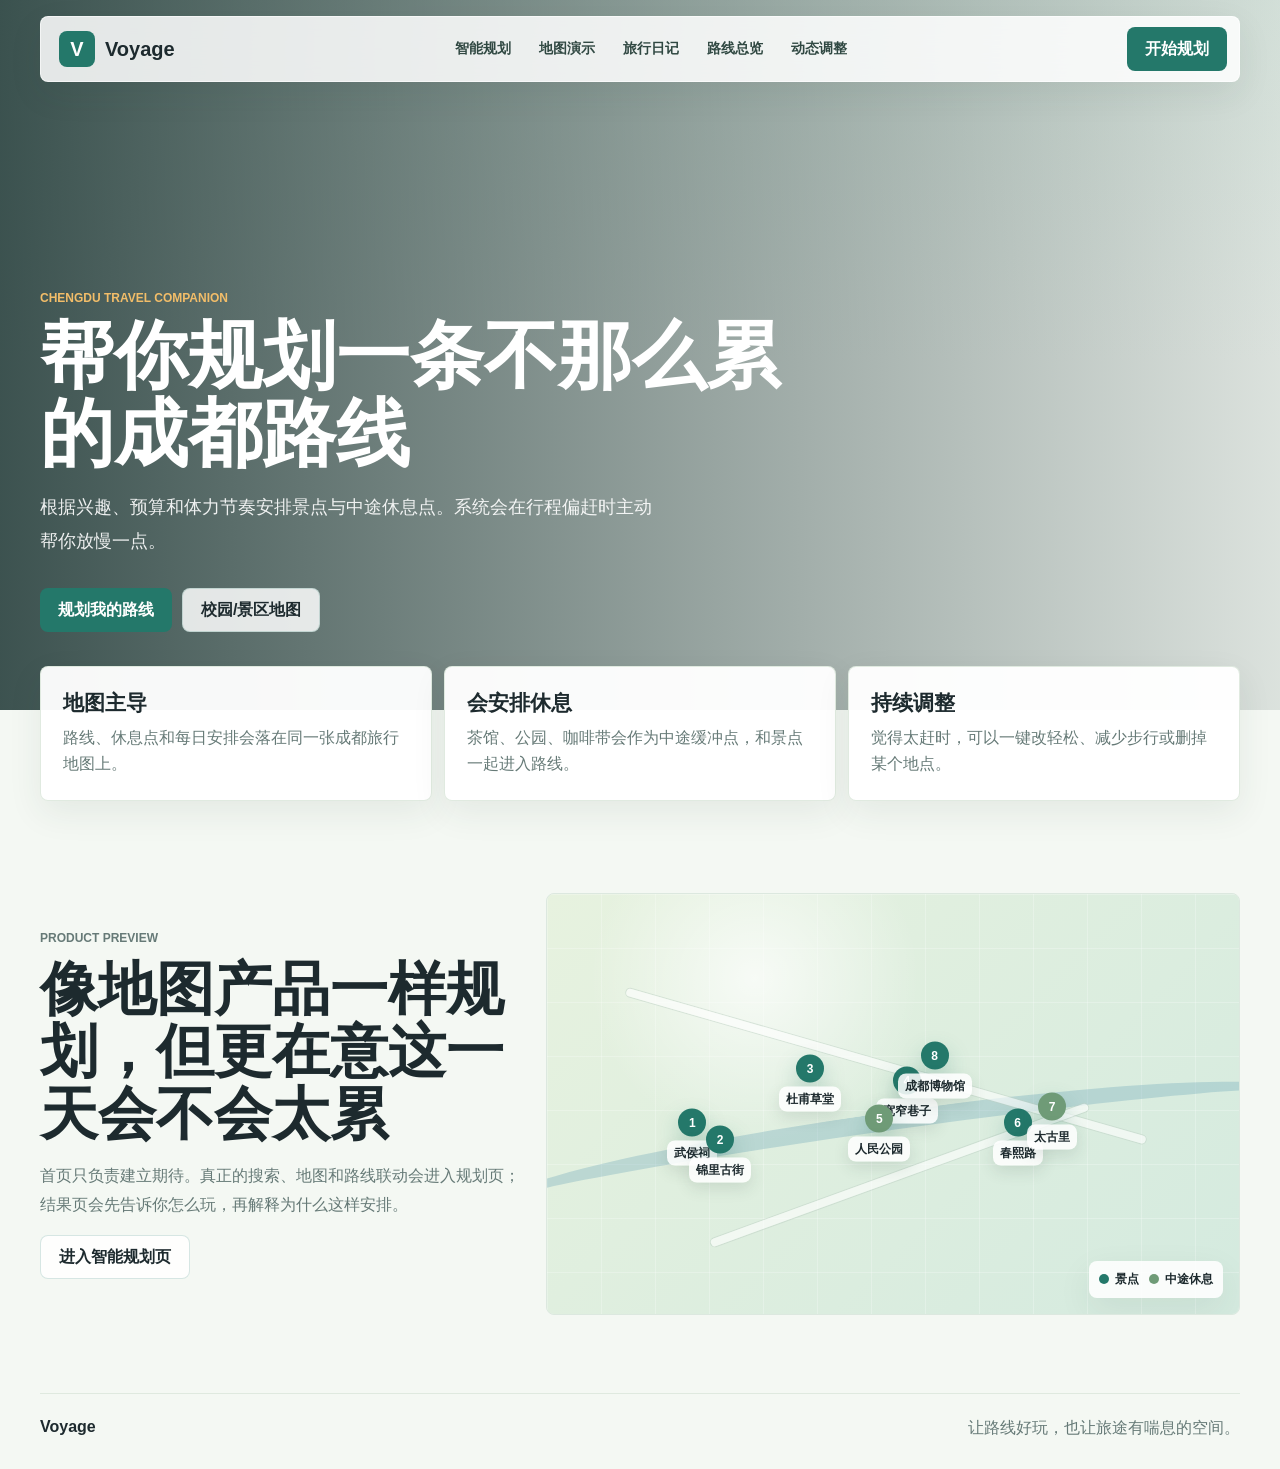
<file: frontend/index.html>
<!doctype html>
<html lang="zh-CN">
  <head>
    <meta charset="UTF-8" />
    <meta name="viewport" content="width=device-width, initial-scale=1.0" />
    <title>Voyage 成都旅行规划</title>
    <link rel="stylesheet" href="./styles.css" />
  </head>
  <body data-page="home">
    <header class="site-header">
      <a class="brand" href="./index.html" aria-label="Voyage 首页">
        <span>V</span>
        <strong>Voyage</strong>
      </a>
      <nav class="site-nav" aria-label="主导航">
        <a href="./planner.html">智能规划</a>
        <a href="./map.html">地图演示</a>
        <a href="./diary.html">旅行日记</a>
        <a href="./result.html">路线总览</a>
        <a href="./adjust.html">动态调整</a>
      </nav>
      <a class="header-action" href="./planner.html">开始规划</a>
    </header>

    <main>
      <section class="hero landing-hero">
        <div class="hero-media" aria-hidden="true"></div>
        <div class="hero-content">
          <p class="eyebrow">Chengdu Travel Companion</p>
          <h1>帮你规划一条不那么累的成都路线</h1>
          <p>根据兴趣、预算和体力节奏安排景点与中途休息点。系统会在行程偏赶时主动帮你放慢一点。</p>
          <div class="hero-actions">
            <a class="primary-link" href="./planner.html">规划我的路线</a>
            <a class="ghost-link" href="./map.html">校园/景区地图</a>
          </div>
        </div>
      </section>

      <section class="feature-strip">
        <article>
          <strong>地图主导</strong>
          <span>路线、休息点和每日安排会落在同一张成都旅行地图上。</span>
        </article>
        <article>
          <strong>会安排休息</strong>
          <span>茶馆、公园、咖啡带会作为中途缓冲点，和景点一起进入路线。</span>
        </article>
        <article>
          <strong>持续调整</strong>
          <span>觉得太赶时，可以一键改轻松、减少步行或删掉某个地点。</span>
        </article>
      </section>

      <section class="section split-showcase">
        <div>
          <p class="eyebrow">Product Preview</p>
          <h2>像地图产品一样规划，但更在意这一天会不会太累</h2>
          <p>首页只负责建立期待。真正的搜索、地图和路线联动会进入规划页；结果页会先告诉你怎么玩，再解释为什么这样安排。</p>
          <a class="secondary-link" href="./planner.html">进入智能规划页</a>
        </div>
        <div class="map-panel" id="home-map"></div>
      </section>
    </main>

    <footer class="site-footer">
      <strong>Voyage</strong>
      <span>让路线好玩，也让旅途有喘息的空间。</span>
    </footer>

    <script src="./app.js"></script>
  </body>
</html>
</file>
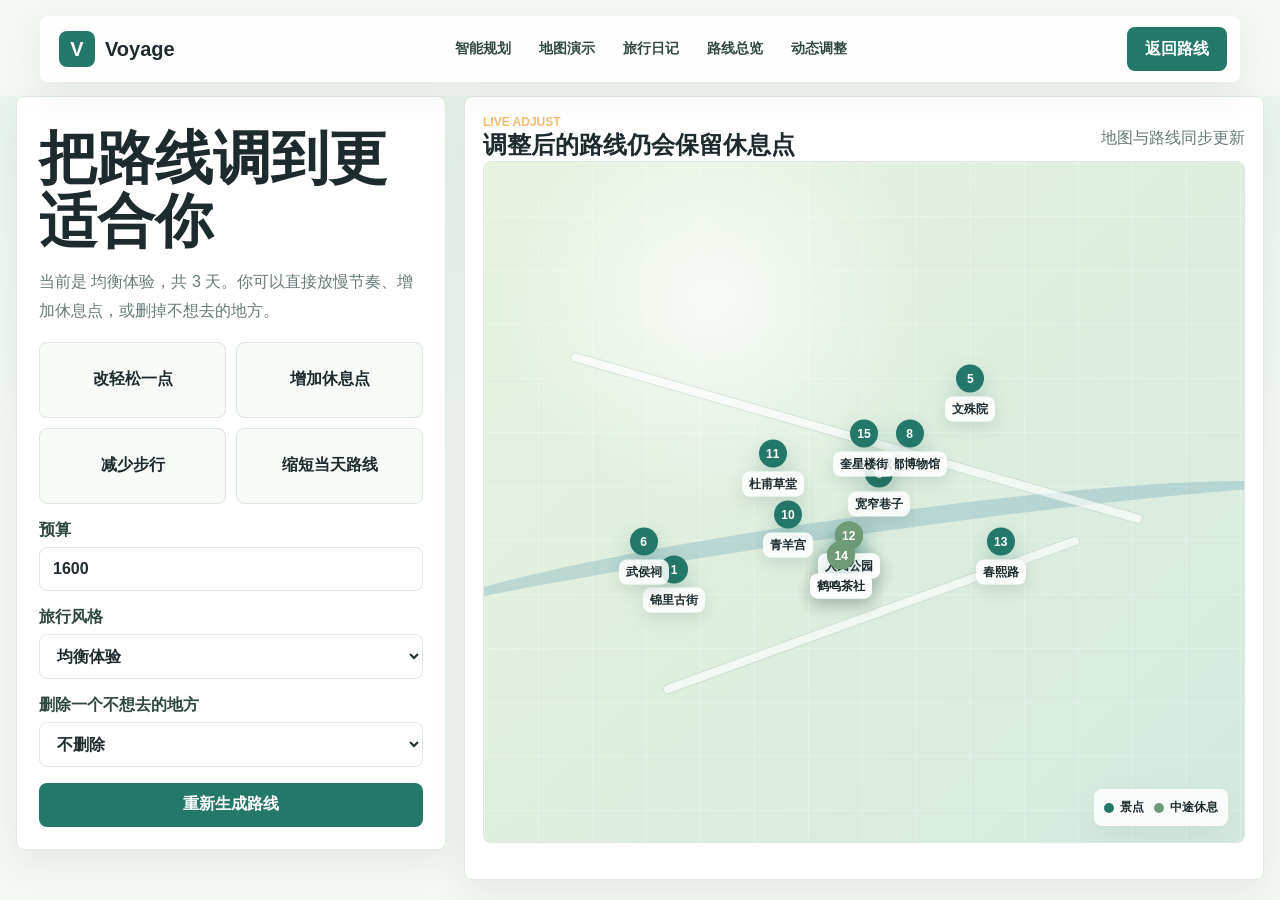
<file: frontend/adjust.html>
<!doctype html>
<html lang="zh-CN">
  <head>
    <meta charset="UTF-8" />
    <meta name="viewport" content="width=device-width, initial-scale=1.0" />
    <title>动态调整 - Voyage</title>
    <link rel="stylesheet" href="./styles.css" />
  </head>
  <body data-page="adjust">
    <header class="site-header">
      <a class="brand" href="./index.html"><span>V</span><strong>Voyage</strong></a>
      <nav class="site-nav">
        <a href="./planner.html">智能规划</a>
        <a href="./map.html">地图演示</a>
        <a href="./diary.html">旅行日记</a>
        <a href="./result.html">路线总览</a>
        <a href="./adjust.html">动态调整</a>
      </nav>
      <a class="header-action" href="./result.html">返回路线</a>
    </header>

    <main class="app-shell">
      <aside class="control-panel">
        <div id="adjust-summary"></div>
        <form id="adjust-form" class="stack-form"></form>
      </aside>
      <section class="map-workspace">
        <div class="map-toolbar">
          <div>
            <p class="eyebrow">Live Adjust</p>
            <h2>调整后的路线仍会保留休息点</h2>
          </div>
          <span>地图与路线同步更新</span>
        </div>
        <div class="map-panel large" id="adjust-map"></div>
      </section>
    </main>

    <script src="./app.js"></script>
  </body>
</html>
</file>
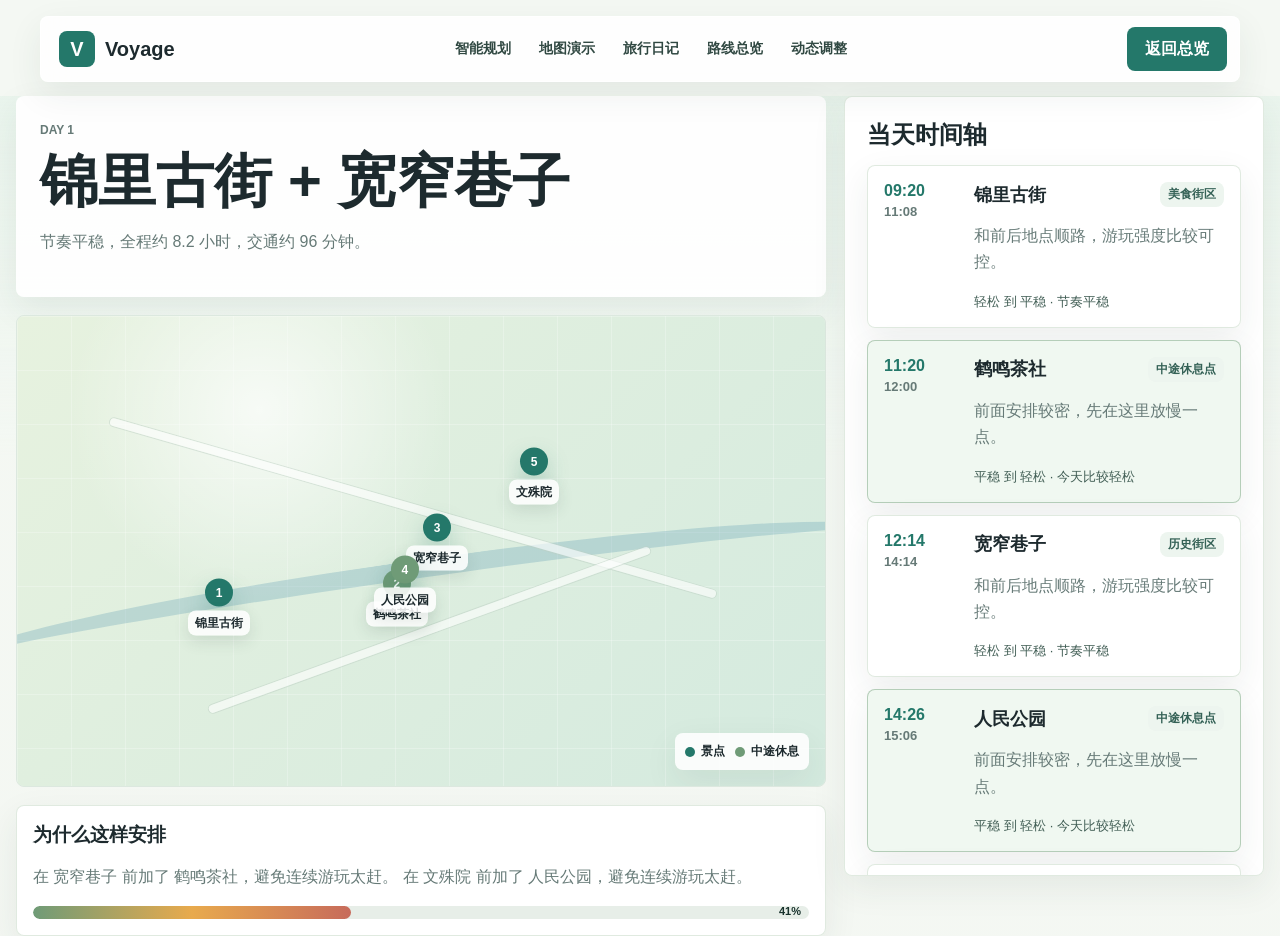
<file: frontend/detail.html>
<!doctype html>
<html lang="zh-CN">
  <head>
    <meta charset="UTF-8" />
    <meta name="viewport" content="width=device-width, initial-scale=1.0" />
    <title>单日详情 - Voyage</title>
    <link rel="stylesheet" href="./styles.css" />
  </head>
  <body data-page="detail">
    <header class="site-header">
      <a class="brand" href="./index.html"><span>V</span><strong>Voyage</strong></a>
      <nav class="site-nav">
        <a href="./planner.html">智能规划</a>
        <a href="./map.html">地图演示</a>
        <a href="./diary.html">旅行日记</a>
        <a href="./result.html">路线总览</a>
        <a href="./adjust.html">动态调整</a>
      </nav>
      <a class="header-action" href="./result.html">返回总览</a>
    </header>

    <main class="detail-layout">
      <section class="detail-main">
        <div class="detail-heading" id="detail-heading"></div>
        <div class="map-panel detail-map" id="detail-map"></div>
        <div id="detail-explain"></div>
      </section>
      <aside class="timeline-panel">
        <h2>当天时间轴</h2>
        <div id="detail-timeline"></div>
      </aside>
    </main>

    <script src="./app.js"></script>
  </body>
</html>
</file>
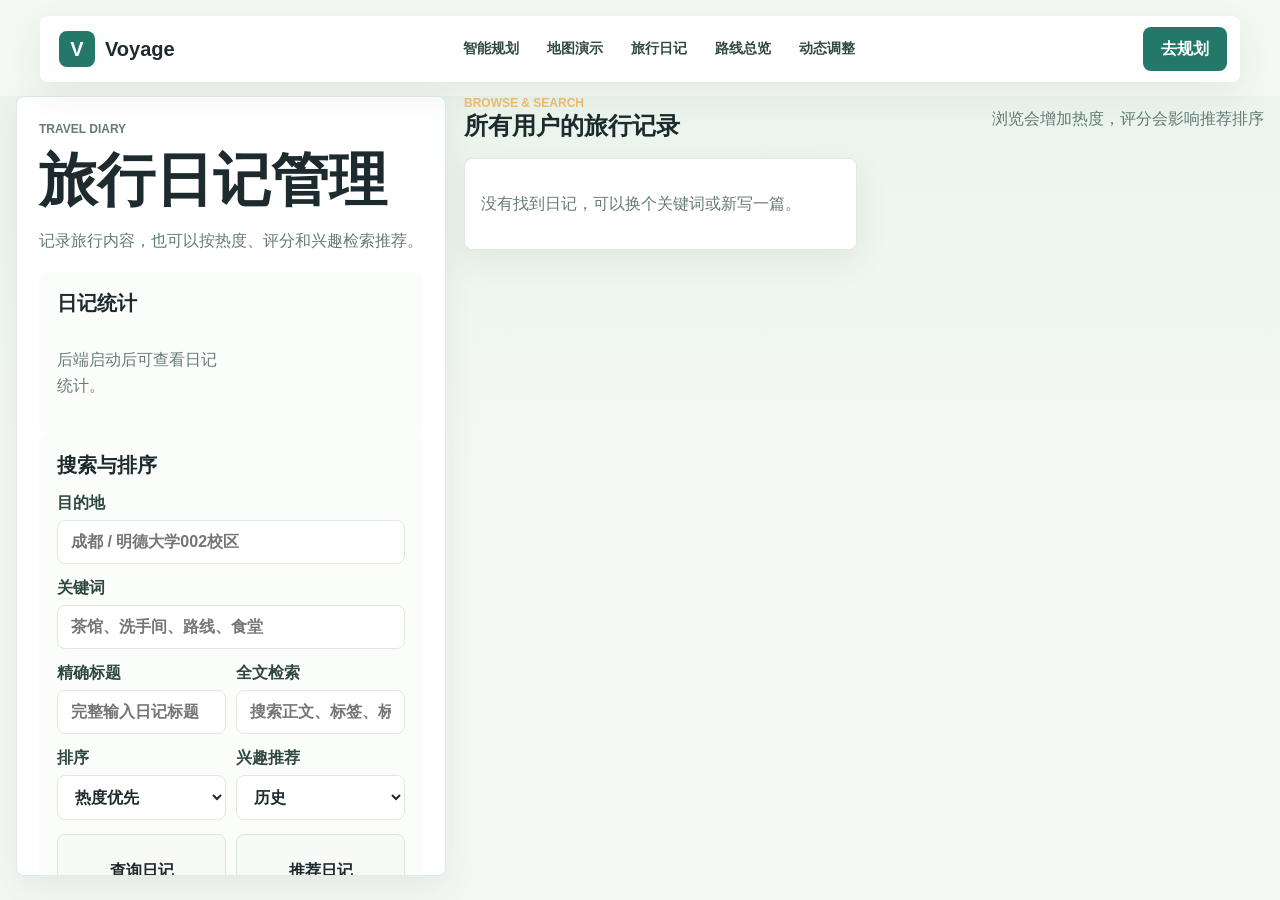
<file: frontend/diary.html>
<!doctype html>
<html lang="zh-CN">
  <head>
    <meta charset="UTF-8" />
    <meta name="viewport" content="width=device-width, initial-scale=1.0" />
    <title>旅行日记 - Voyage</title>
    <link rel="stylesheet" href="./styles.css" />
  </head>
  <body data-page="diary">
    <header class="site-header">
      <a class="brand" href="./index.html"><span>V</span><strong>Voyage</strong></a>
      <nav class="site-nav">
        <a href="./planner.html">智能规划</a>
        <a href="./map.html">地图演示</a>
        <a href="./diary.html">旅行日记</a>
        <a href="./result.html">路线总览</a>
        <a href="./adjust.html">动态调整</a>
      </nav>
      <a class="header-action" href="./planner.html">去规划</a>
    </header>

    <main class="diary-layout">
      <aside class="control-panel diary-panel">
        <p class="eyebrow">Travel Diary</p>
        <h1>旅行日记管理</h1>
        <p>记录旅行内容，也可以按热度、评分和兴趣检索推荐。</p>

        <section class="form-section">
          <h2>日记统计</h2>
          <div class="map-stat-grid" id="diary-stats"></div>
        </section>

        <section class="form-section">
          <h2>搜索与排序</h2>
          <label>目的地<input id="diary-destination" type="text" placeholder="成都 / 明德大学002校区" /></label>
          <label>关键词<input id="diary-keyword" type="text" placeholder="茶馆、洗手间、路线、食堂" /></label>
          <div class="form-grid two">
            <label>
              精确标题
              <input id="diary-exact-title" type="text" placeholder="完整输入日记标题" />
            </label>
            <label>
              全文检索
              <input id="diary-fulltext-keyword" type="text" placeholder="搜索正文、标签、标题" />
            </label>
          </div>
          <div class="form-grid two">
            <label>
              排序
              <select id="diary-sort">
                <option value="hot">热度优先</option>
                <option value="rating">评分优先</option>
                <option value="new">最新发布</option>
              </select>
            </label>
            <label>
              兴趣推荐
              <select id="diary-interest">
                <option value="历史">历史</option>
                <option value="美食">美食</option>
                <option value="休闲">休闲</option>
                <option value="校园">校园</option>
                <option value="导航">导航</option>
              </select>
            </label>
          </div>
          <div class="quick-actions large">
            <button type="button" id="diary-search">查询日记</button>
            <button type="button" id="diary-recommend">推荐日记</button>
            <button type="button" id="diary-title-search">标题精确查</button>
            <button type="button" id="diary-fulltext-search">全文检索</button>
          </div>
        </section>

        <section class="form-section aigc-generator">
          <h2>照片生成动画</h2>
          <p class="muted-text">上传或粘贴景点/校园照片，生成旅行短片预览。</p>
          <label>
            照片地址
            <input id="aigc-image-url" type="text" value="https://images.unsplash.com/photo-1528127269322-539801943592?auto=format&fit=crop&w=900&q=80" />
          </label>
          <label>
            本地照片
            <input id="aigc-image-file" type="file" accept="image/*" />
          </label>
          <div class="form-grid two">
            <label>地点<input id="aigc-place" value="成都人民公园" /></label>
            <label>风格<input id="aigc-style" value="慢游、茶馆、休息点" /></label>
          </div>
          <button class="primary-btn" type="button" id="aigc-generate">生成旅行动画</button>
        </section>

        <section class="form-section">
          <h2>写一篇日记</h2>
          <form id="diary-form" class="stack-form">
            <label>标题<input id="diary-title" required value="我的成都慢游记录" /></label>
            <div class="form-grid two">
              <label>目的地<input id="diary-form-destination" required value="成都" /></label>
              <label>作者<input id="diary-author" value="游客" /></label>
            </div>
            <label>兴趣标签<input id="diary-tags" value="历史,美食,休闲" /></label>
            <label>图片地址<input id="diary-image" placeholder="可选" /></label>
            <label>正文<textarea id="diary-content" rows="5" required>今天的路线没有一味赶景点，中午安排了茶馆休息，下午再去街区慢慢逛，整体节奏舒服很多。</textarea></label>
            <button class="primary-btn" type="submit">保存日记</button>
          </form>
        </section>
      </aside>

      <section class="diary-main">
        <div class="map-toolbar">
          <div>
            <p class="eyebrow">Browse & Search</p>
            <h2>所有用户的旅行记录</h2>
          </div>
          <span>浏览会增加热度，评分会影响推荐排序</span>
        </div>
        <div class="diary-grid" id="diary-list"></div>
      </section>
    </main>

    <script src="./app.js"></script>
  </body>
</html>
</file>
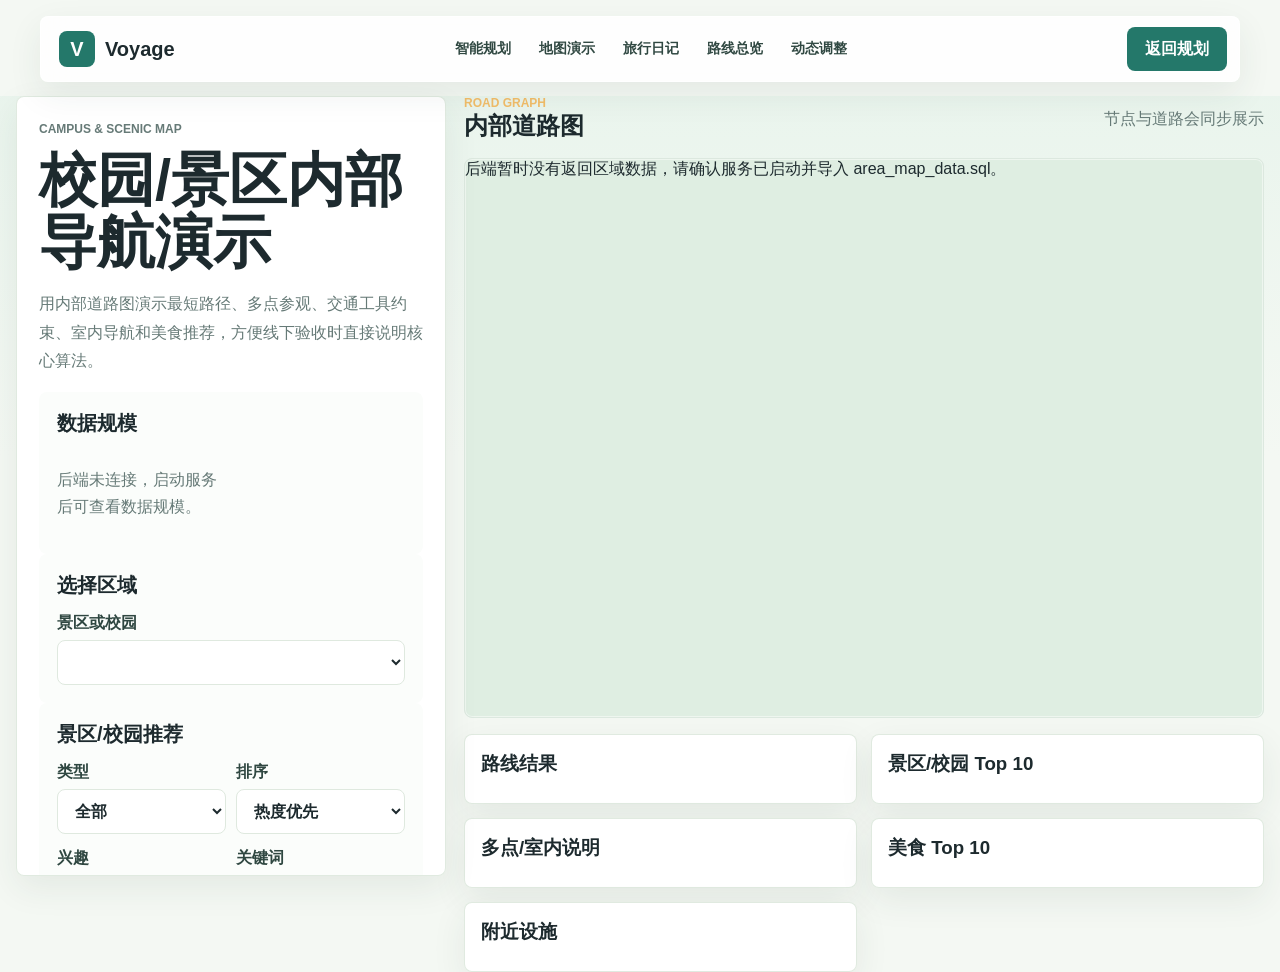
<file: frontend/map.html>
<!doctype html>
<html lang="zh-CN">
  <head>
    <meta charset="UTF-8" />
    <meta name="viewport" content="width=device-width, initial-scale=1.0" />
    <title>校园/景区地图演示 - Voyage</title>
    <link rel="stylesheet" href="./styles.css" />
  </head>
  <body data-page="map">
    <header class="site-header">
      <a class="brand" href="./index.html"><span>V</span><strong>Voyage</strong></a>
      <nav class="site-nav">
        <a href="./planner.html">智能规划</a>
        <a href="./map.html">地图演示</a>
        <a href="./diary.html">旅行日记</a>
        <a href="./result.html">路线总览</a>
        <a href="./adjust.html">动态调整</a>
      </nav>
      <a class="header-action" href="./planner.html">返回规划</a>
    </header>

    <main class="map-demo-layout">
      <aside class="control-panel map-demo-panel">
        <p class="eyebrow">Campus & Scenic Map</p>
        <h1>校园/景区内部导航演示</h1>
        <p>用内部道路图演示最短路径、多点参观、交通工具约束、室内导航和美食推荐，方便线下验收时直接说明核心算法。</p>

        <section class="form-section">
          <h2>数据规模</h2>
          <div class="map-stat-grid" id="map-stats"></div>
        </section>

        <section class="form-section">
          <h2>选择区域</h2>
          <label>
            景区或校园
            <select id="map-area-select"></select>
          </label>
        </section>

        <section class="form-section">
          <h2>景区/校园推荐</h2>
          <div class="form-grid two">
            <label>
              类型
              <select id="area-recommend-type">
                <option value="all">全部</option>
                <option value="scenic">景区</option>
                <option value="campus">校园</option>
              </select>
            </label>
            <label>
              排序
              <select id="area-recommend-sort">
                <option value="hot">热度优先</option>
                <option value="rating">评分优先</option>
                <option value="match">兴趣匹配</option>
              </select>
            </label>
          </div>
          <div class="form-grid two">
            <label>
              兴趣
              <input id="area-recommend-interest" type="text" placeholder="历史 / 美食 / 校园 / 休闲" />
            </label>
            <label>
              关键词
              <input id="area-recommend-keyword" type="text" placeholder="输入景区、学校或城市" />
            </label>
          </div>
          <button class="primary-btn" type="button" id="area-recommend-search">推荐前 10 个区域</button>
        </section>

        <section class="form-section">
          <h2>单目标路线规划</h2>
          <div class="form-grid two">
            <label>
              当前位置
              <select id="map-from-node"></select>
            </label>
            <label>
              目标地点
              <select id="map-to-node"></select>
            </label>
          </div>
          <div class="quick-actions large">
            <button type="button" id="path-distance">距离最短</button>
            <button type="button" id="path-time">时间最短</button>
            <button type="button" id="path-transport">交通工具最快</button>
          </div>
        </section>

        <section class="form-section">
          <h2>多点参观并返回</h2>
          <label>
            多个目标点 ID，用英文逗号分隔
            <input id="map-target-nodes" type="text" placeholder="例如：5,12,20" />
          </label>
          <div class="quick-actions large">
            <button type="button" id="multi-distance">多点距离最短</button>
            <button type="button" id="multi-time">多点时间最短</button>
            <button type="button" id="multi-transport">多点交通最快</button>
          </div>
        </section>

        <section class="form-section">
          <h2>美食推荐</h2>
          <div class="form-grid two">
            <label>
              菜系
              <select id="food-cuisine">
                <option value="">全部菜系</option>
                <option value="川菜">川菜</option>
                <option value="火锅">火锅</option>
                <option value="小吃">小吃</option>
                <option value="粤菜">粤菜</option>
                <option value="面食">面食</option>
                <option value="轻食">轻食</option>
                <option value="轻食咖啡">轻食咖啡</option>
              </select>
            </label>
            <label>
              排序
              <select id="food-sort">
                <option value="hot">热度优先</option>
                <option value="rating">评价优先</option>
                <option value="distance">距离优先</option>
              </select>
            </label>
          </div>
          <label>
            模糊查询
            <input id="food-keyword" type="text" placeholder="输入美食名、菜系、饭店或窗口名" />
          </label>
          <button class="primary-btn" type="button" id="food-search">推荐前 10 个美食</button>
        </section>

        <section class="form-section">
          <h2>室内导航模拟</h2>
          <label>
            建筑物
            <select id="indoor-building-node"></select>
          </label>
          <div class="form-grid two">
            <label>
              起点房间
              <input id="indoor-from-room" type="text" value="入口" />
            </label>
            <label>
              目标房间
              <input id="indoor-to-room" type="text" value="305" />
            </label>
          </div>
          <button class="primary-btn" type="button" id="indoor-search">生成室内导航</button>
        </section>

        <section class="form-section">
          <h2>附近设施</h2>
          <div class="form-grid two">
            <label>
              类别
              <select id="facility-category">
                <option value="all">全部设施</option>
                <option value="洗手间">洗手间</option>
                <option value="食堂">食堂</option>
                <option value="咖啡馆">咖啡馆</option>
                <option value="超市">超市</option>
                <option value="图书馆">图书馆</option>
                <option value="商店">商店</option>
                <option value="饭店">饭店</option>
                <option value="医务室">医务室</option>
                <option value="停车场">停车场</option>
                <option value="便利店">便利店</option>
              </select>
            </label>
            <label>
              数量
              <input id="facility-limit" type="number" min="1" max="20" value="10" />
            </label>
          </div>
          <div class="form-grid two">
            <label>
              类别关键词
              <input id="facility-category-keyword" type="text" placeholder="可输入商店、饭店、图书馆等" />
            </label>
            <label>
              查询范围（米）
              <input id="facility-radius" type="number" min="50" max="5000" value="800" />
            </label>
          </div>
          <button class="primary-btn" type="button" id="nearby-search">查附近设施</button>
        </section>
      </aside>

      <section class="map-demo-main">
        <div class="map-toolbar">
          <div>
            <p class="eyebrow">Road Graph</p>
            <h2 id="map-demo-title">内部道路图</h2>
          </div>
          <span id="map-demo-subtitle">节点与道路会同步展示</span>
        </div>
        <div class="map-panel map-demo-map" id="campus-map"></div>
        <div class="map-demo-results">
          <article class="insight-card">
            <h3>路线结果</h3>
            <div id="path-result" class="map-result-list"></div>
          </article>
          <article class="insight-card">
            <h3>景区/校园 Top 10</h3>
            <div id="area-recommend-result" class="map-result-list"></div>
          </article>
          <article class="insight-card">
            <h3>多点/室内说明</h3>
            <div id="advanced-path-result" class="map-result-list"></div>
          </article>
          <article class="insight-card">
            <h3>美食 Top 10</h3>
            <div id="food-result" class="map-result-list"></div>
          </article>
          <article class="insight-card">
            <h3>附近设施</h3>
            <div id="nearby-result" class="map-result-list"></div>
          </article>
        </div>
      </section>
    </main>

    <script src="./app.js"></script>
  </body>
</html>
</file>
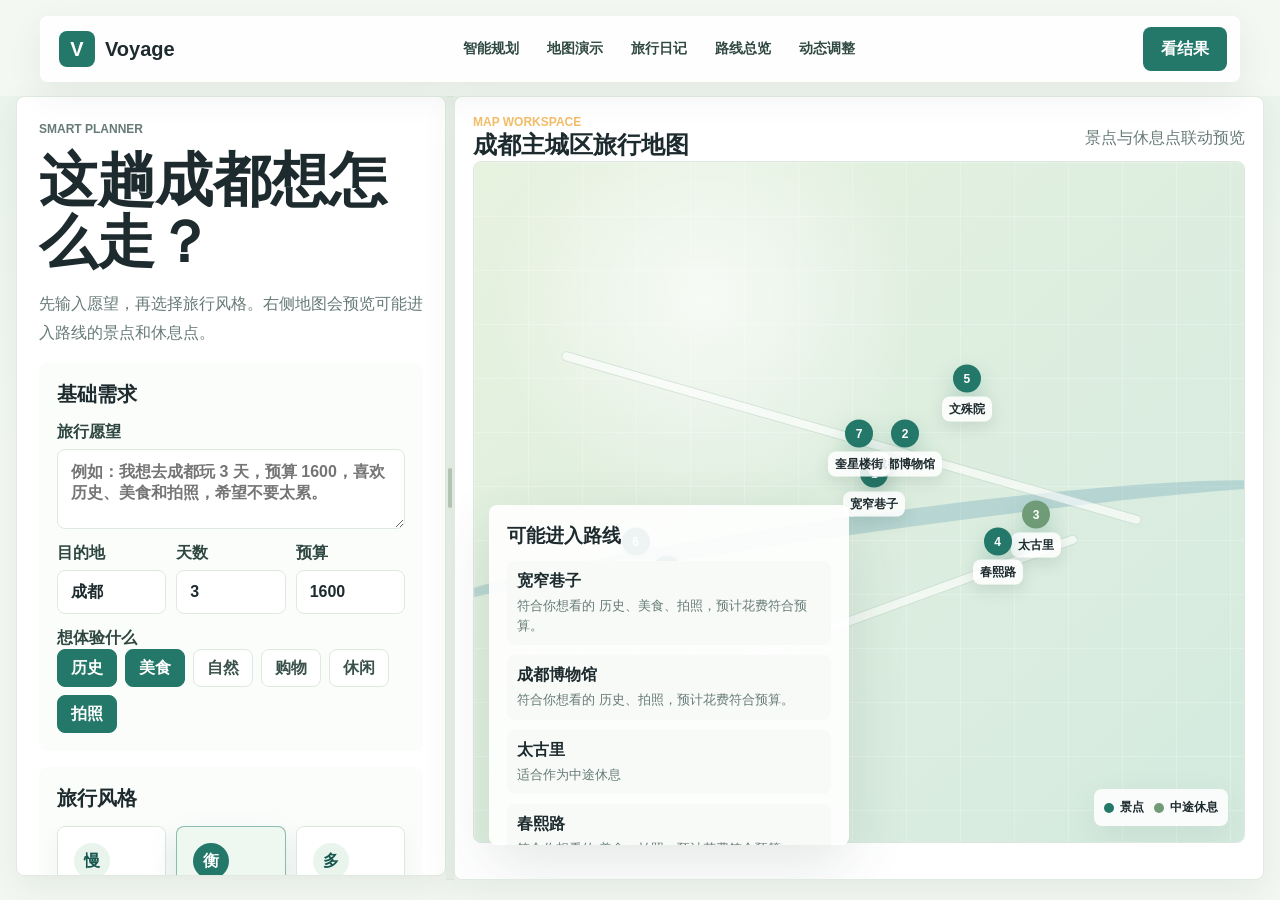
<file: frontend/planner.html>
<!doctype html>
<html lang="zh-CN">
  <head>
    <meta charset="UTF-8" />
    <meta name="viewport" content="width=device-width, initial-scale=1.0" />
    <title>智能规划 - Voyage</title>
    <link rel="stylesheet" href="./styles.css" />
  </head>
  <body data-page="planner">
    <header class="site-header">
      <a class="brand" href="./index.html"><span>V</span><strong>Voyage</strong></a>
      <nav class="site-nav">
        <a href="./planner.html">智能规划</a>
        <a href="./map.html">地图演示</a>
        <a href="./diary.html">旅行日记</a>
        <a href="./result.html">路线总览</a>
        <a href="./adjust.html">动态调整</a>
      </nav>
      <a class="header-action" href="./result.html">看结果</a>
    </header>

    <main class="app-shell resizable-container" id="resizable-section">
      <aside class="control-panel left-panel" id="left-panel">
        <p class="eyebrow">Smart Planner</p>
        <h1>这趟成都想怎么走？</h1>
        <p>先输入愿望，再选择旅行风格。右侧地图会预览可能进入路线的景点和休息点。</p>

        <form id="planner-form" class="stack-form">
          <section class="form-section">
            <h2>基础需求</h2>
            <label>
              旅行愿望
              <textarea id="rawText" rows="3" placeholder="例如：我想去成都玩 3 天，预算 1600，喜欢历史、美食和拍照，希望不要太累。"></textarea>
            </label>
            <div class="form-grid">
              <label>目的地<input id="destination" type="text" value="成都" /></label>
              <label>天数<input id="days" type="number" min="1" max="7" value="3" /></label>
              <label>预算<input id="budget" type="number" min="300" step="100" value="1600" /></label>
            </div>
            <div>
              <span class="field-title">想体验什么</span>
              <div class="chip-list" id="interest-chips"></div>
            </div>
          </section>

          <section class="form-section">
            <h2>旅行风格</h2>
            <div class="style-cards segmented" data-group="pace">
              <button type="button" data-value="relaxed"><span>慢</span><strong>轻松慢游</strong><em>少赶路，多留白</em></button>
              <button type="button" data-value="balanced" class="active"><span>衡</span><strong>均衡体验</strong><em>景点和休息都照顾</em></button>
              <button type="button" data-value="compact"><span>多</span><strong>高效打卡</strong><em>想多去几个地方</em></button>
            </div>
            <div class="preference-grid">
              <div>
                <span class="field-title">步行</span>
                <div class="mini-options segmented" data-group="walkingTolerance">
                  <button type="button" data-value="low">少走路</button>
                  <button type="button" data-value="medium" class="active">适中</button>
                  <button type="button" data-value="high">能多走</button>
                </div>
              </div>
              <div>
                <span class="field-title">排队拥挤</span>
                <div class="mini-options segmented" data-group="crowdSensitivity">
                  <button type="button" data-value="low">不介意</button>
                  <button type="button" data-value="medium" class="active">一般</button>
                  <button type="button" data-value="high">尽量避开</button>
                </div>
              </div>
            </div>
            <div>
              <span class="field-title">更想要</span>
              <div class="mini-options two segmented" data-group="comfortPreference">
                <button type="button" data-value="comfort" class="active">玩得舒服</button>
                <button type="button" data-value="coverage">多玩几个</button>
              </div>
            </div>
            <label class="rest-toggle">
              <input id="needNoonRest" type="checkbox" checked />
              <span><strong>帮我留一个午间休息</strong><em>适合茶馆、咖啡或公园短暂停留</em></span>
            </label>
          </section>

          <section class="form-section">
            <h2>特别需求</h2>
            <label>额外说明<input id="constraints" type="text" placeholder="例如：晚上安排美食街，尽量少排队，想去茶馆休息" /></label>
          </section>

          <div class="form-actions">
            <button type="button" class="secondary-btn" id="load-demo">填入示例</button>
            <button type="button" class="secondary-btn" id="parse-demand">从愿望中提取</button>
            <button type="submit" class="primary-btn">生成路线</button>
          </div>
        </form>
      </aside>

      <!-- 拖动分割线 -->
      <div class="resizer" id="resizer">
        <div class="resizer-handle"></div>
      </div>

      <section class="map-workspace right-panel" id="right-panel">
        <div class="map-toolbar">
          <div>
            <p class="eyebrow">Map Workspace</p>
            <h2>成都主城区旅行地图</h2>
          </div>
          <span>景点与休息点联动预览</span>
        </div>
        <div class="map-panel large" id="planner-map"></div>
        <div class="floating-results">
          <h3>可能进入路线</h3>
          <ul id="planner-preview-list"></ul>
        </div>
      </section>
    </main>

    <script src="./app.js"></script>
  </body>
</html>
</file>
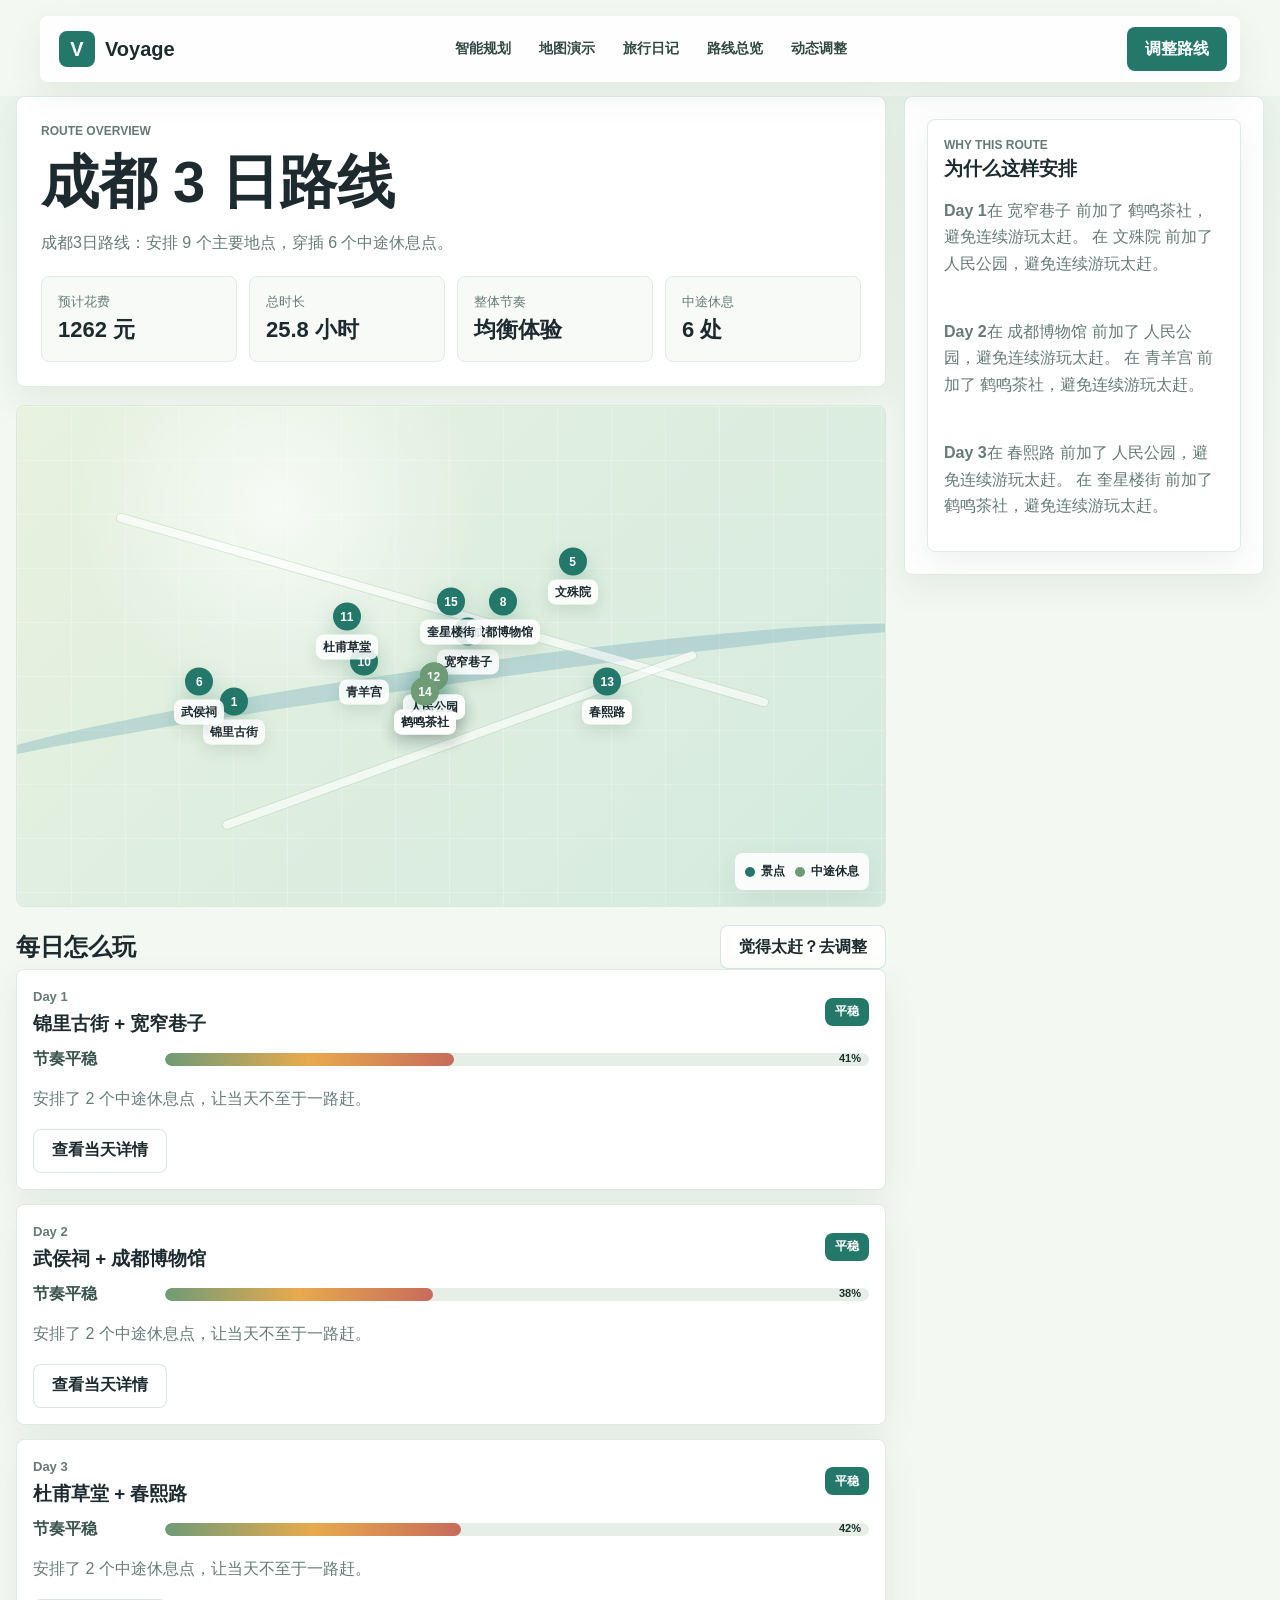
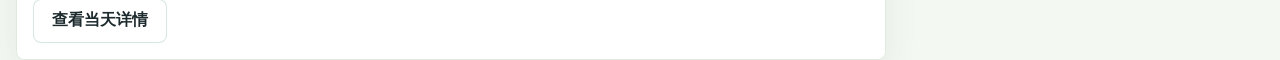
<file: frontend/result.html>
<!doctype html>
<html lang="zh-CN">
  <head>
    <meta charset="UTF-8" />
    <meta name="viewport" content="width=device-width, initial-scale=1.0" />
    <title>方案总览 - Voyage</title>
    <link rel="stylesheet" href="./styles.css" />
  </head>
  <body data-page="result">
    <header class="site-header">
      <a class="brand" href="./index.html"><span>V</span><strong>Voyage</strong></a>
      <nav class="site-nav">
        <a href="./planner.html">智能规划</a>
        <a href="./map.html">地图演示</a>
        <a href="./diary.html">旅行日记</a>
        <a href="./result.html">路线总览</a>
        <a href="./adjust.html">动态调整</a>
      </nav>
      <a class="header-action" href="./adjust.html">调整路线</a>
    </header>

    <main class="result-layout">
      <section class="result-main">
        <div id="result-summary"></div>
        <div class="map-panel result-map" id="result-map"></div>
        <section>
          <div class="section-mini-head">
            <h2>每日怎么玩</h2>
            <a class="secondary-link" href="./adjust.html">觉得太赶？去调整</a>
          </div>
          <div class="day-list" id="result-days"></div>
        </section>
      </section>
      <aside class="result-side" id="result-insights"></aside>
    </main>

    <script src="./app.js"></script>
  </body>
</html>
</file>
<file: frontend/styles.css>
:root {
  --ink: #1d2a2e;
  --muted: #667a77;
  --soft: #f4f8f3;
  --paper: #ffffff;
  --line: #dfe9df;
  --brand: #24786a;
  --brand-dark: #15564e;
  --mint: #e8f4ec;
  --sage: #6f9b77;
  --sun: #e8aa4d;
  --coral: #c76b5b;
  --rose: #a84b4b;
  --shadow: 0 20px 60px rgba(42, 62, 56, 0.12);
  --light-shadow: 0 12px 34px rgba(42, 62, 56, 0.08);
  font-family: "Microsoft YaHei", "PingFang SC", "Segoe UI", Arial, sans-serif;
  color: var(--ink);
  background: var(--soft);
}

* {
  box-sizing: border-box;
}

html {
  scroll-behavior: smooth;
}

body {
  margin: 0;
  background:
    linear-gradient(180deg, rgba(232, 244, 236, 0.85), rgba(244, 248, 243, 0.35) 360px),
    var(--soft);
}

button,
input,
select,
textarea {
  font: inherit;
}

button {
  cursor: pointer;
}

a {
  color: inherit;
  text-decoration: none;
}

/* ===== 可调节分栏核心样式 ===== */

/* 覆盖原有的 grid 布局，使用 flex */
.app-shell.resizable-container {
  display: flex !important;
  grid-template-columns: none !important;
  width: min(1440px, calc(100% - 32px));
  margin: 96px auto 0;
  min-height: calc(100vh - 116px);
  gap: 0 !important;
}

.left-panel {
  flex: 0 0 430px;
  min-width: 300px;
  max-width: 600px;
  align-self: flex-start;
  padding: 22px;
  max-height: calc(100vh - 120px);
  overflow: auto;
  background: rgba(255, 255, 255, 0.96);
  border: 1px solid rgba(223, 233, 223, 0.95);
  border-radius: 8px 0 0 8px;
  box-shadow: var(--light-shadow);
}

.right-panel {
  flex: 1 1 auto;
  min-width: 400px;
  position: sticky;
  top: 96px;
  overflow: hidden;
  background: rgba(255, 255, 255, 0.96);
  border: 1px solid rgba(223, 233, 223, 0.95);
  border-left: none;
  border-radius: 0 8px 8px 0;
  box-shadow: var(--light-shadow);
}

.resizer {
  width: 8px;
  background: #e8f0e8;
  cursor: col-resize;
  display: flex;
  align-items: center;
  justify-content: center;
  transition: background 0.2s;
  border-top: 1px solid rgba(223, 233, 223, 0.95);
  border-bottom: 1px solid rgba(223, 233, 223, 0.95);
}

.resizer:hover {
  background: #d0e0d0;
}

.resizer.resizing {
  background: var(--brand);
}

.resizer-handle {
  width: 4px;
  height: 40px;
  background: #b8c8b8;
  border-radius: 2px;
  transition: background 0.2s;
}

.resizer:hover .resizer-handle,
.resizer.resizing .resizer-handle {
  background: var(--brand);
}

.resizing-overlay {
  position: fixed;
  top: 0;
  left: 0;
  right: 0;
  bottom: 0;
  z-index: 9999;
  cursor: col-resize;
}

/* ===== 原有样式保留 ===== */

.site-header {
  position: fixed;
  z-index: 20;
  top: 16px;
  left: 50%;
  width: min(1200px, calc(100% - 32px));
  min-height: 64px;
  transform: translateX(-50%);
  display: flex;
  align-items: center;
  justify-content: space-between;
  gap: 20px;
  padding: 10px 12px 10px 18px;
  border: 1px solid rgba(255, 255, 255, 0.6);
  border-radius: 8px;
  background: rgba(255, 255, 255, 0.86);
  box-shadow: var(--light-shadow);
  backdrop-filter: blur(18px);
}

.brand {
  display: flex;
  align-items: center;
  gap: 10px;
  font-size: 20px;
  font-weight: 900;
}

.brand span {
  width: 36px;
  height: 36px;
  display: grid;
  place-items: center;
  border-radius: 8px;
  color: #fff;
  background: var(--brand);
}

.site-nav {
  display: flex;
  align-items: center;
  gap: 28px;
  color: #304842;
  font-size: 14px;
  font-weight: 800;
}

.site-nav a:hover {
  color: var(--brand);
}

.header-action,
.primary-btn,
.secondary-btn,
.primary-link,
.ghost-link,
.secondary-link {
  min-height: 44px;
  display: inline-flex;
  align-items: center;
  justify-content: center;
  border: 0;
  border-radius: 8px;
  padding: 0 18px;
  font-weight: 900;
}

.header-action,
.primary-btn,
.primary-link {
  color: #fff;
  background: var(--brand);
}

.header-action:hover,
.primary-btn:hover,
.primary-link:hover {
  background: var(--brand-dark);
}

.secondary-btn,
.ghost-link,
.secondary-link {
  color: var(--ink);
  background: rgba(255, 255, 255, 0.84);
  border: 1px solid rgba(36, 120, 106, 0.18);
}

.hero {
  position: relative;
  min-height: 710px;
  display: grid;
  align-items: end;
  overflow: hidden;
  padding: 130px max(24px, calc((100vw - 1200px) / 2)) 78px;
}

.hero-media {
  position: absolute;
  inset: 0;
  background:
    linear-gradient(90deg, rgba(18, 44, 42, 0.82), rgba(18, 44, 42, 0.42) 54%, rgba(18, 44, 42, 0.1)),
    url("https://images.unsplash.com/photo-1528127269322-539801943592?auto=format&fit=crop&w=2200&q=82") center / cover;
  transform: scale(1.02);
}

.hero-content {
  position: relative;
  z-index: 1;
  width: min(820px, 100%);
  color: #fff;
}

.eyebrow {
  margin: 0;
  color: #f2bd69;
  font-size: 12px;
  font-weight: 900;
  letter-spacing: 0;
  text-transform: uppercase;
}

.hero h1 {
  max-width: 780px;
  margin: 12px 0 18px;
  font-size: clamp(42px, 6.2vw, 74px);
  line-height: 1.06;
  letter-spacing: 0;
}

.hero p:not(.eyebrow) {
  max-width: 620px;
  margin: 0 0 30px;
  color: rgba(255, 255, 255, 0.9);
  font-size: 18px;
  line-height: 1.85;
}

.hero-actions,
.form-actions,
.quick-actions,
.route-actions,
.tag-row {
  display: flex;
  flex-wrap: wrap;
  gap: 10px;
}

.feature-strip {
  position: relative;
  z-index: 4;
  width: min(1200px, calc(100% - 32px));
  margin: -44px auto 0;
  display: grid;
  grid-template-columns: repeat(3, minmax(0, 1fr));
  gap: 12px;
}

.feature-strip article,
.summary-card,
.control-panel,
.result-side,
.map-workspace,
.route-card,
.insight-card,
.timeline-panel,
.timeline-card {
  border: 1px solid rgba(223, 233, 223, 0.95);
  border-radius: 8px;
  background: rgba(255, 255, 255, 0.96);
  box-shadow: var(--light-shadow);
}

.feature-strip article {
  min-height: 116px;
  padding: 22px;
}

.feature-strip strong,
.feature-strip span {
  display: block;
}

.feature-strip strong {
  margin-bottom: 8px;
  font-size: 21px;
}

.feature-strip span {
  color: var(--muted);
  line-height: 1.65;
}

.section,
.split-showcase {
  width: min(1200px, calc(100% - 32px));
  margin: 92px auto 0;
}

.split-showcase {
  display: grid;
  grid-template-columns: 0.82fr 1.18fr;
  gap: 24px;
  align-items: center;
}

.split-showcase h2,
.control-panel h1,
.summary-card h1,
.detail-heading h1,
#adjust-summary h1 {
  margin: 8px 0 12px;
  font-size: clamp(34px, 5vw, 58px);
  line-height: 1.08;
  letter-spacing: 0;
}

.split-showcase p,
.control-panel > p,
.summary-card p,
.detail-heading p,
#adjust-summary p {
  color: var(--muted);
  line-height: 1.8;
}

.app-shell,
.result-layout,
.detail-layout {
  width: min(1440px, calc(100% - 32px));
  margin: 96px auto 0;
  display: grid;
  gap: 18px;
}

.app-shell {
  grid-template-columns: 430px minmax(0, 1fr);
  min-height: calc(100vh - 116px);
}

.result-layout {
  grid-template-columns: minmax(0, 1fr) 360px;
}

.detail-layout {
  grid-template-columns: minmax(0, 1fr) 420px;
}

.control-panel,
.result-side,
.timeline-panel {
  align-self: start;
  padding: 22px;
  max-height: calc(100vh - 120px);
  overflow: auto;
}

.map-workspace {
  min-height: calc(100vh - 116px);
  padding: 18px;
  position: sticky;
  top: 96px;
  overflow: hidden;
}

.map-toolbar,
.section-mini-head,
.route-card-head,
.node-title,
.insight-card .insight-head {
  display: flex;
  align-items: center;
  justify-content: space-between;
  gap: 14px;
}

.map-toolbar h2,
.section-mini-head h2,
.route-card h3,
.timeline-panel h2,
.insight-card h3,
.node-title h3 {
  margin: 0;
}

.map-toolbar span,
.section-mini-head span,
.route-card p,
.timeline-card p,
.insight-card p {
  color: var(--muted);
  line-height: 1.65;
}

.map-panel {
  min-height: 420px;
  border-radius: 8px;
  overflow: hidden;
  border: 1px solid #dce8df;
  background: #dfeee2;
  box-shadow: inset 0 0 0 1px rgba(255, 255, 255, 0.45);
}

.map-panel.large {
  height: calc(100vh - 218px);
  min-height: 560px;
}

.result-map {
  min-height: 500px;
  margin: 18px 0;
}

.detail-map {
  min-height: 470px;
  margin: 18px 0;
}

.map-canvas {
  position: relative;
  width: 100%;
  height: 100%;
  min-height: inherit;
  background:
    linear-gradient(90deg, rgba(255, 255, 255, 0.24) 1px, transparent 1px),
    linear-gradient(rgba(255, 255, 255, 0.24) 1px, transparent 1px),
    radial-gradient(circle at 30% 20%, rgba(255, 255, 255, 0.72), transparent 28%),
    linear-gradient(135deg, #e7f2df, #d4eadf);
  background-size: 54px 54px, 54px 54px, auto, auto;
}

.map-river,
.map-road {
  position: absolute;
  pointer-events: none;
}

.map-river {
  left: -8%;
  top: 52%;
  width: 116%;
  height: 72px;
  border-radius: 50%;
  border-top: 18px solid rgba(88, 151, 176, 0.28);
  transform: rotate(-8deg);
}

.map-road {
  height: 8px;
  border-radius: 999px;
  background: rgba(255, 255, 255, 0.62);
  box-shadow: 0 0 0 1px rgba(189, 207, 195, 0.5);
}

.road-a {
  left: 10%;
  top: 40%;
  width: 78%;
  transform: rotate(16deg);
}

.road-b {
  left: 22%;
  top: 66%;
  width: 58%;
  transform: rotate(-20deg);
}

.map-pin {
  position: absolute;
  transform: translate(-50%, -50%);
  display: grid;
  gap: 4px;
  justify-items: center;
  border: 0;
  background: transparent;
  color: var(--ink);
}

.map-pin span {
  width: 28px;
  height: 28px;
  display: grid;
  place-items: center;
  border-radius: 50%;
  color: #fff;
  background: var(--brand);
  box-shadow: 0 10px 22px rgba(36, 120, 106, 0.26);
  font-size: 12px;
  font-weight: 900;
}

.map-pin.rest span {
  background: var(--sage);
}

.map-pin strong {
  max-width: 90px;
  padding: 4px 7px;
  border-radius: 8px;
  background: rgba(255, 255, 255, 0.86);
  box-shadow: 0 6px 16px rgba(42, 62, 56, 0.12);
  font-size: 12px;
  white-space: nowrap;
}

.map-legend {
  position: absolute;
  right: 16px;
  bottom: 16px;
  display: flex;
  gap: 10px;
  padding: 10px;
  border-radius: 8px;
  background: rgba(255, 255, 255, 0.88);
  box-shadow: var(--light-shadow);
  font-size: 12px;
  font-weight: 900;
}

.map-legend span {
  display: inline-flex;
  align-items: center;
  gap: 6px;
}

.map-legend i {
  width: 10px;
  height: 10px;
  border-radius: 50%;
  background: var(--brand);
}

.map-legend .rest-dot {
  background: var(--sage);
}

.floating-results {
  position: absolute;
  left: 34px;
  bottom: 34px;
  width: min(360px, calc(100% - 68px));
  max-height: 340px;
  overflow: auto;
  padding: 18px;
  border-radius: 8px;
  background: rgba(255, 255, 255, 0.92);
  box-shadow: var(--shadow);
}

.floating-results h3 {
  margin: 0 0 12px;
}

.floating-results ul,
.insight-list {
  display: grid;
  gap: 10px;
  margin: 0;
  padding: 0;
  list-style: none;
}

.floating-results li {
  display: grid;
  gap: 4px;
  padding: 10px;
  border-radius: 8px;
  background: #f7faf7;
}

.floating-results span {
  color: var(--muted);
  font-size: 13px;
  line-height: 1.5;
}

.stack-form {
  display: grid;
  gap: 16px;
}

.form-section {
  display: grid;
  gap: 14px;
  padding: 18px;
  border-radius: 8px;
  background: #fbfdfb;
}

.form-section h2 {
  margin: 0;
  font-size: 20px;
}

label,
.field-title {
  display: grid;
  gap: 6px;
  color: #2f4741;
  font-weight: 900;
}

.form-grid,
.preference-grid {
  display: grid;
  grid-template-columns: repeat(3, minmax(0, 1fr));
  gap: 10px;
}

.form-grid.two {
  grid-template-columns: repeat(2, minmax(0, 1fr));
}

input,
select,
textarea {
  width: 100%;
  border: 1px solid var(--line);
  border-radius: 8px;
  padding: 12px 13px;
  outline: none;
  background: #fff;
  color: var(--ink);
}

textarea {
  resize: vertical;
}

input:focus,
select:focus,
textarea:focus {
  border-color: var(--brand);
  box-shadow: 0 0 0 3px rgba(36, 120, 106, 0.12);
}

.chip-list {
  display: flex;
  flex-wrap: wrap;
  gap: 8px;
}

.chip,
.mini-options button {
  min-height: 38px;
  border: 1px solid var(--line);
  border-radius: 8px;
  padding: 0 13px;
  color: #3b524c;
  background: #fff;
  font-weight: 900;
}

.chip.active,
.mini-options button.active {
  color: #fff;
  border-color: var(--brand);
  background: var(--brand);
}

.style-cards {
  display: grid;
  grid-template-columns: repeat(3, minmax(0, 1fr));
  gap: 10px;
}

.style-cards button {
  min-height: 128px;
  display: grid;
  justify-items: start;
  gap: 7px;
  border: 1px solid #dce8df;
  border-radius: 8px;
  padding: 16px;
  color: var(--ink);
  background: #fff;
  text-align: left;
  box-shadow: 0 8px 20px rgba(42, 62, 56, 0.05);
}

.style-cards button span {
  width: 36px;
  height: 36px;
  display: grid;
  place-items: center;
  border-radius: 50%;
  color: var(--brand-dark);
  background: var(--mint);
  font-weight: 900;
}

.style-cards button em {
  color: var(--muted);
  font-style: normal;
  line-height: 1.45;
}

.style-cards button.active {
  border-color: rgba(36, 120, 106, 0.48);
  background: #eef8f1;
  box-shadow: 0 12px 28px rgba(36, 120, 106, 0.14);
}

.style-cards button.active span {
  color: #fff;
  background: var(--brand);
}

.mini-options {
  display: grid;
  grid-template-columns: repeat(3, minmax(0, 1fr));
  gap: 8px;
}

.mini-options.two {
  grid-template-columns: repeat(2, minmax(0, 1fr));
}

.rest-toggle {
  display: flex;
  align-items: center;
  gap: 12px;
  padding: 16px;
  border: 1px solid rgba(36, 120, 106, 0.18);
  border-radius: 8px;
  background: var(--mint);
}

.rest-toggle input {
  width: 18px;
  height: 18px;
}

.rest-toggle strong,
.rest-toggle em {
  display: block;
}

.rest-toggle em {
  margin-top: 4px;
  color: var(--muted);
  font-style: normal;
  font-weight: 700;
}

.result-main,
.detail-main {
  min-width: 0;
}

.summary-card {
  padding: 24px;
}

.summary-card.wide h1 {
  max-width: 820px;
}

.summary-metrics {
  display: grid;
  grid-template-columns: repeat(4, minmax(0, 1fr));
  gap: 12px;
  margin-top: 18px;
}

.summary-metrics div,
.route-card,
.timeline-card,
.insight-card {
  padding: 16px;
}

.summary-metrics div {
  border-radius: 8px;
  background: #f7faf7;
  border: 1px solid #e2ebe6;
}

.summary-metrics span,
.summary-metrics strong {
  display: block;
}

.summary-metrics span {
  color: var(--muted);
  font-size: 13px;
}

.summary-metrics strong {
  margin-top: 4px;
  font-size: 22px;
}

.day-list {
  display: grid;
  gap: 14px;
}

.route-card-head {
  margin-bottom: 10px;
}

.route-card-head p {
  margin: 0 0 4px;
  color: var(--muted);
  font-size: 13px;
  font-weight: 900;
}

.day-tip {
  display: grid;
  grid-template-columns: 120px minmax(0, 1fr);
  align-items: center;
  gap: 12px;
  margin: 12px 0;
}

.day-tip > span {
  color: #38534c;
  font-weight: 900;
}

.risk-bar {
  position: relative;
  height: 13px;
  overflow: hidden;
  border-radius: 999px;
  background: #e7eee8;
}

.risk-bar span {
  display: block;
  height: 100%;
  border-radius: inherit;
  background: linear-gradient(90deg, var(--sage), var(--sun), var(--coral));
}

.risk-bar strong {
  position: absolute;
  right: 8px;
  top: -1px;
  color: #17312b;
  font-size: 11px;
}

.state-pill {
  display: inline-flex;
  align-items: center;
  min-height: 28px;
  padding: 4px 10px;
  border-radius: 8px;
  color: #fff;
  font-size: 12px;
  font-weight: 900;
  background: var(--brand);
}

.state-pill.relaxed {
  background: var(--sage);
}

.state-pill.stable {
  background: var(--brand);
}

.state-pill.fatigued {
  background: var(--sun);
}

.state-pill.overloaded {
  background: var(--rose);
}

.detail-heading {
  padding: 24px;
  border-radius: 8px;
  background: rgba(255, 255, 255, 0.95);
  box-shadow: var(--light-shadow);
}

.timeline-panel {
  display: grid;
  gap: 14px;
}

#detail-timeline {
  display: grid;
  gap: 12px;
}

.timeline-card {
  display: grid;
  grid-template-columns: 78px minmax(0, 1fr);
  gap: 12px;
}

.timeline-card.rest {
  border-color: rgba(111, 155, 119, 0.46);
  background: #f0f8f1;
}

.timeline-card time {
  color: var(--brand);
  font-weight: 900;
}

.timeline-card time span {
  display: block;
  margin-top: 4px;
  color: var(--muted);
  font-size: 13px;
}

.node-title h3 {
  font-size: 18px;
}

.node-title span {
  flex: 0 0 auto;
  padding: 4px 8px;
  border-radius: 8px;
  background: #edf5ef;
  color: #356257;
  font-size: 12px;
  font-weight: 900;
}

.timeline-card em {
  color: #405d54;
  font-size: 13px;
  font-style: normal;
}

.quick-actions.large {
  display: grid;
  grid-template-columns: repeat(2, minmax(0, 1fr));
  gap: 10px;
}

.quick-actions.large button {
  min-height: 76px;
  border: 1px solid #dce8df;
  border-radius: 8px;
  background: #f7faf7;
  color: var(--ink);
  font-weight: 900;
}

.quick-actions.large button:hover {
  border-color: var(--brand);
  background: var(--mint);
}

.site-footer {
  width: min(1200px, calc(100% - 32px));
  margin: 78px auto 30px;
  padding-top: 24px;
  border-top: 1px solid var(--line);
  display: flex;
  justify-content: space-between;
  gap: 16px;
  color: var(--muted);
}

.site-footer strong {
  color: var(--ink);
}

.map-demo-layout {
  width: min(1440px, calc(100% - 32px));
  margin: 96px auto 0;
  display: grid;
  grid-template-columns: 430px minmax(0, 1fr);
  gap: 18px;
  min-height: calc(100vh - 116px);
}

.diary-layout {
  width: min(1440px, calc(100% - 32px));
  margin: 96px auto 0;
  display: grid;
  grid-template-columns: 430px minmax(0, 1fr);
  gap: 18px;
  min-height: calc(100vh - 116px);
}

.diary-panel {
  position: sticky;
  top: 96px;
}

.diary-main {
  min-width: 0;
  display: grid;
  gap: 16px;
  align-content: start;
}

.diary-grid {
  display: grid;
  grid-template-columns: repeat(2, minmax(0, 1fr));
  gap: 14px;
}

.diary-card {
  overflow: hidden;
  border: 1px solid rgba(223, 233, 223, 0.95);
  border-radius: 8px;
  background: rgba(255, 255, 255, 0.96);
  box-shadow: var(--light-shadow);
  cursor: pointer;
}

.diary-image {
  min-height: 170px;
  background: #dfeee2 center / cover;
}

.diary-body {
  display: grid;
  gap: 10px;
  padding: 16px;
}

.diary-head,
.diary-meta {
  display: flex;
  flex-wrap: wrap;
  align-items: center;
  justify-content: space-between;
  gap: 8px;
}

.diary-head span,
.diary-head strong,
.mini-tag {
  display: inline-flex;
  align-items: center;
  min-height: 26px;
  padding: 3px 8px;
  border-radius: 8px;
  font-size: 12px;
  font-weight: 900;
}

.diary-head span {
  color: #356257;
  background: #edf5ef;
}

.diary-head strong {
  color: #fff;
  background: var(--brand);
}

.diary-card h3 {
  margin: 0;
  font-size: 22px;
}

.diary-card p {
  display: -webkit-box;
  min-height: 78px;
  margin: 0;
  overflow: hidden;
  color: var(--muted);
  line-height: 1.65;
  -webkit-line-clamp: 3;
  -webkit-box-orient: vertical;
}

.mini-tag {
  color: var(--brand-dark);
  background: var(--mint);
}

.diary-meta {
  color: var(--muted);
  font-size: 13px;
}

.rate-buttons {
  display: flex;
  gap: 8px;
}

.rate-buttons button {
  min-height: 34px;
  border: 1px solid var(--line);
  border-radius: 8px;
  padding: 0 10px;
  color: var(--ink);
  background: #fff;
  font-weight: 900;
}

.rate-buttons button:hover {
  color: #fff;
  border-color: var(--brand);
  background: var(--brand);
}

.aigc-generator {
  border-color: rgba(232, 170, 77, 0.42);
  background: linear-gradient(180deg, #fffdf8, #fbfdfb);
}

.aigc-generator h2 {
  display: flex;
  align-items: center;
  gap: 8px;
}

.aigc-generator h2::before {
  content: "AI";
  display: inline-grid;
  width: 34px;
  height: 28px;
  place-items: center;
  border-radius: 8px;
  color: #fff;
  background: var(--sun);
  font-size: 12px;
  font-weight: 900;
}

.diary-modal {
  position: fixed;
  z-index: 100;
  inset: 0;
  display: grid;
  place-items: center;
  padding: 24px;
}

.diary-modal-backdrop {
  position: absolute;
  inset: 0;
  background: rgba(18, 44, 42, 0.46);
  backdrop-filter: blur(8px);
}

.diary-modal-card {
  position: relative;
  z-index: 1;
  width: min(860px, 100%);
  max-height: min(760px, calc(100vh - 48px));
  overflow: auto;
  border-radius: 8px;
  background: #fff;
  box-shadow: var(--shadow);
}

.diary-modal-close {
  position: absolute;
  z-index: 2;
  top: 14px;
  right: 14px;
  min-height: 36px;
  border: 0;
  border-radius: 8px;
  padding: 0 12px;
  color: #fff;
  background: rgba(21, 86, 78, 0.88);
  font-weight: 900;
}

.diary-modal-image {
  min-height: 260px;
  background: #dfeee2 center / cover;
}

.diary-modal-body {
  display: grid;
  gap: 14px;
  padding: 24px;
}

.diary-modal-body h2 {
  margin: 0;
  font-size: clamp(28px, 4vw, 44px);
  line-height: 1.12;
}

.diary-full-content {
  margin: 0;
  color: #304842;
  font-size: 16px;
  line-height: 1.9;
  white-space: pre-wrap;
}

.compression-panel {
  display: grid;
  grid-template-columns: repeat(4, minmax(0, 1fr));
  gap: 10px;
}

.compression-panel div {
  padding: 12px;
  border: 1px solid #e2ebe6;
  border-radius: 8px;
  background: #f7faf7;
}

.compression-panel span,
.compression-panel strong {
  display: block;
}

.compression-panel span {
  color: var(--muted);
  font-size: 12px;
  font-weight: 900;
}

.compression-panel strong {
  margin-top: 4px;
  color: var(--brand-dark);
  font-size: 16px;
}

.animation-card {
  width: min(960px, 100%);
}

.aigc-animation-stage {
  position: relative;
  min-height: 460px;
  overflow: hidden;
  background: #17312b;
}

.aigc-photo {
  position: absolute;
  inset: -8%;
  background: center / cover;
  animation: travel-pan 9s ease-in-out infinite alternate;
  filter: saturate(1.04) contrast(1.02);
}

.aigc-animation-stage::after {
  content: "";
  position: absolute;
  inset: 0;
  background: linear-gradient(90deg, rgba(18, 44, 42, 0.78), rgba(18, 44, 42, 0.24) 62%, rgba(18, 44, 42, 0.08));
}

.aigc-caption {
  position: relative;
  z-index: 1;
  width: min(620px, calc(100% - 40px));
  padding: 46px;
  color: #fff;
}

.aigc-caption h2 {
  margin: 10px 0 18px;
  font-size: clamp(32px, 5vw, 56px);
  line-height: 1.08;
}

.aigc-caption span {
  display: block;
  width: fit-content;
  max-width: 100%;
  margin-top: 10px;
  padding: 8px 12px;
  border-radius: 8px;
  background: rgba(255, 255, 255, 0.16);
  backdrop-filter: blur(10px);
  line-height: 1.55;
}

@keyframes travel-pan {
  from {
    transform: scale(1.02) translate3d(-1.5%, -1%, 0);
  }
  to {
    transform: scale(1.15) translate3d(3%, 2%, 0);
  }
}

.map-demo-panel {
  position: sticky;
  top: 96px;
}

.map-demo-main {
  min-width: 0;
  display: grid;
  gap: 16px;
  align-content: start;
}

.map-demo-map {
  min-height: 560px;
}

.map-stat-grid {
  display: grid;
  grid-template-columns: repeat(2, minmax(0, 1fr));
  gap: 10px;
}

.map-stat-grid div {
  padding: 12px;
  border: 1px solid #e2ebe6;
  border-radius: 8px;
  background: #f7faf7;
}

.map-stat-grid span,
.map-stat-grid strong {
  display: block;
}

.map-stat-grid span {
  color: var(--muted);
  font-size: 12px;
  font-weight: 900;
}

.map-stat-grid strong {
  margin-top: 4px;
  color: var(--brand-dark);
  font-size: 24px;
}

.campus-canvas {
  position: relative;
  width: 100%;
  height: 100%;
  min-height: inherit;
  overflow: hidden;
  background:
    linear-gradient(90deg, rgba(255, 255, 255, 0.35) 1px, transparent 1px),
    linear-gradient(rgba(255, 255, 255, 0.35) 1px, transparent 1px),
    linear-gradient(135deg, #eaf4e7, #d8ece5);
  background-size: 46px 46px, 46px 46px, auto;
}

.campus-edge {
  position: absolute;
  z-index: 1;
  height: 4px;
  transform-origin: left center;
  border-radius: 999px;
  background: rgba(255, 255, 255, 0.72);
  box-shadow: 0 0 0 1px rgba(145, 169, 155, 0.38);
}

.campus-edge.active {
  z-index: 2;
  height: 6px;
  background: var(--sun);
  box-shadow: 0 0 0 2px rgba(232, 170, 77, 0.16);
}

.campus-node {
  position: absolute;
  z-index: 3;
  display: grid;
  justify-items: center;
  gap: 3px;
  transform: translate(-50%, -50%);
  border: 0;
  background: transparent;
  color: var(--ink);
}

.campus-node span {
  width: 28px;
  height: 28px;
  display: grid;
  place-items: center;
  border-radius: 50%;
  color: #fff;
  background: var(--brand);
  box-shadow: 0 8px 18px rgba(36, 120, 106, 0.24);
  font-size: 11px;
  font-weight: 900;
}

.campus-node.facility span {
  background: var(--sage);
}

.campus-node.active span {
  background: var(--sun);
  box-shadow: 0 0 0 5px rgba(232, 170, 77, 0.18), 0 10px 20px rgba(42, 62, 56, 0.18);
}

.campus-node.nearby span {
  background: var(--coral);
  box-shadow: 0 0 0 5px rgba(199, 107, 91, 0.16), 0 10px 20px rgba(42, 62, 56, 0.16);
}

.campus-node strong {
  max-width: 68px;
  padding: 3px 6px;
  overflow: hidden;
  border-radius: 8px;
  background: rgba(255, 255, 255, 0.88);
  box-shadow: 0 5px 12px rgba(42, 62, 56, 0.1);
  font-size: 11px;
  text-overflow: ellipsis;
  white-space: nowrap;
}

.campus-legend .facility-dot {
  background: var(--sage);
}

.campus-legend .path-dot {
  background: var(--sun);
}

.map-demo-results {
  display: grid;
  grid-template-columns: repeat(auto-fit, minmax(260px, 1fr));
  gap: 14px;
}

.map-result-list {
  margin-top: 10px;
}

.muted-text,
.empty-map-message {
  color: var(--muted);
  line-height: 1.65;
}

.empty-map-message {
  display: grid;
  min-height: inherit;
  place-items: center;
  padding: 24px;
  text-align: center;
}

.path-summary {
  display: grid;
  gap: 4px;
  padding: 12px;
  border: 1px solid #e2ebe6;
  border-radius: 8px;
  background: #f7faf7;
}

.path-summary span {
  color: var(--muted);
  font-size: 12px;
  font-weight: 900;
}

.path-summary strong {
  color: var(--brand-dark);
  font-size: 20px;
}

.path-steps,
.facility-list {
  display: grid;
  gap: 8px;
  max-height: 260px;
  margin: 12px 0 0;
  padding: 0;
  overflow: auto;
  list-style: none;
}

.path-steps li,
.facility-list li {
  display: grid;
  gap: 3px;
  padding: 10px;
  border-radius: 8px;
  background: #f7faf7;
}

.path-steps span,
.facility-list span {
  color: var(--muted);
  font-size: 13px;
}

.path-steps small {
  color: var(--muted);
  font-size: 12px;
  line-height: 1.45;
}

.food-list small {
  color: var(--muted);
  font-size: 12px;
  line-height: 1.45;
}

/* 响应式：小屏幕时隐藏分割线 */
@media (max-width: 1100px) {
  .site-nav {
    display: none;
  }

  .resizable-container {
    flex-direction: column;
  }
  
  .left-panel {
    flex: none !important;
    width: 100% !important;
    max-width: none;
    border-radius: 8px 8px 0 0;
    min-width: auto;
    position: static;
  }
  
  .right-panel {
    flex: none !important;
    width: 100% !important;
    min-width: auto;
    border-radius: 0 0 8px 8px;
    border-left: 1px solid rgba(223, 233, 223, 0.95);
    border-top: none;
    position: static;
  }
  
  .resizer {
    display: none;
  }

  .app-shell,
  .result-layout,
  .detail-layout,
  .map-demo-layout,
  .diary-layout,
  .split-showcase {
    grid-template-columns: 1fr;
  }

  .map-workspace {
    position: static;
  }

  .feature-strip,
  .summary-metrics,
  .style-cards,
  .preference-grid {
    grid-template-columns: repeat(2, minmax(0, 1fr));
  }

  .control-panel,
  .result-side,
  .timeline-panel,
  .map-demo-panel,
  .diary-panel {
    max-height: none;
    position: static;
  }
}

@media (max-width: 720px) {
  .site-header {
    top: 10px;
    width: calc(100% - 20px);
  }

  .header-action {
    display: none;
  }

  .hero {
    min-height: 700px;
    padding-top: 110px;
  }

  .hero h1 {
    font-size: 40px;
  }

  .feature-strip,
  .summary-metrics,
  .style-cards,
  .preference-grid,
  .form-grid,
  .day-tip,
  .quick-actions.large,
  .map-demo-results,
  .map-stat-grid,
  .diary-grid,
  .compression-panel {
    grid-template-columns: 1fr;
  }

  .map-panel.large {
    height: auto;
  }

  .timeline-card {
    grid-template-columns: 1fr;
  }
}
</file>
